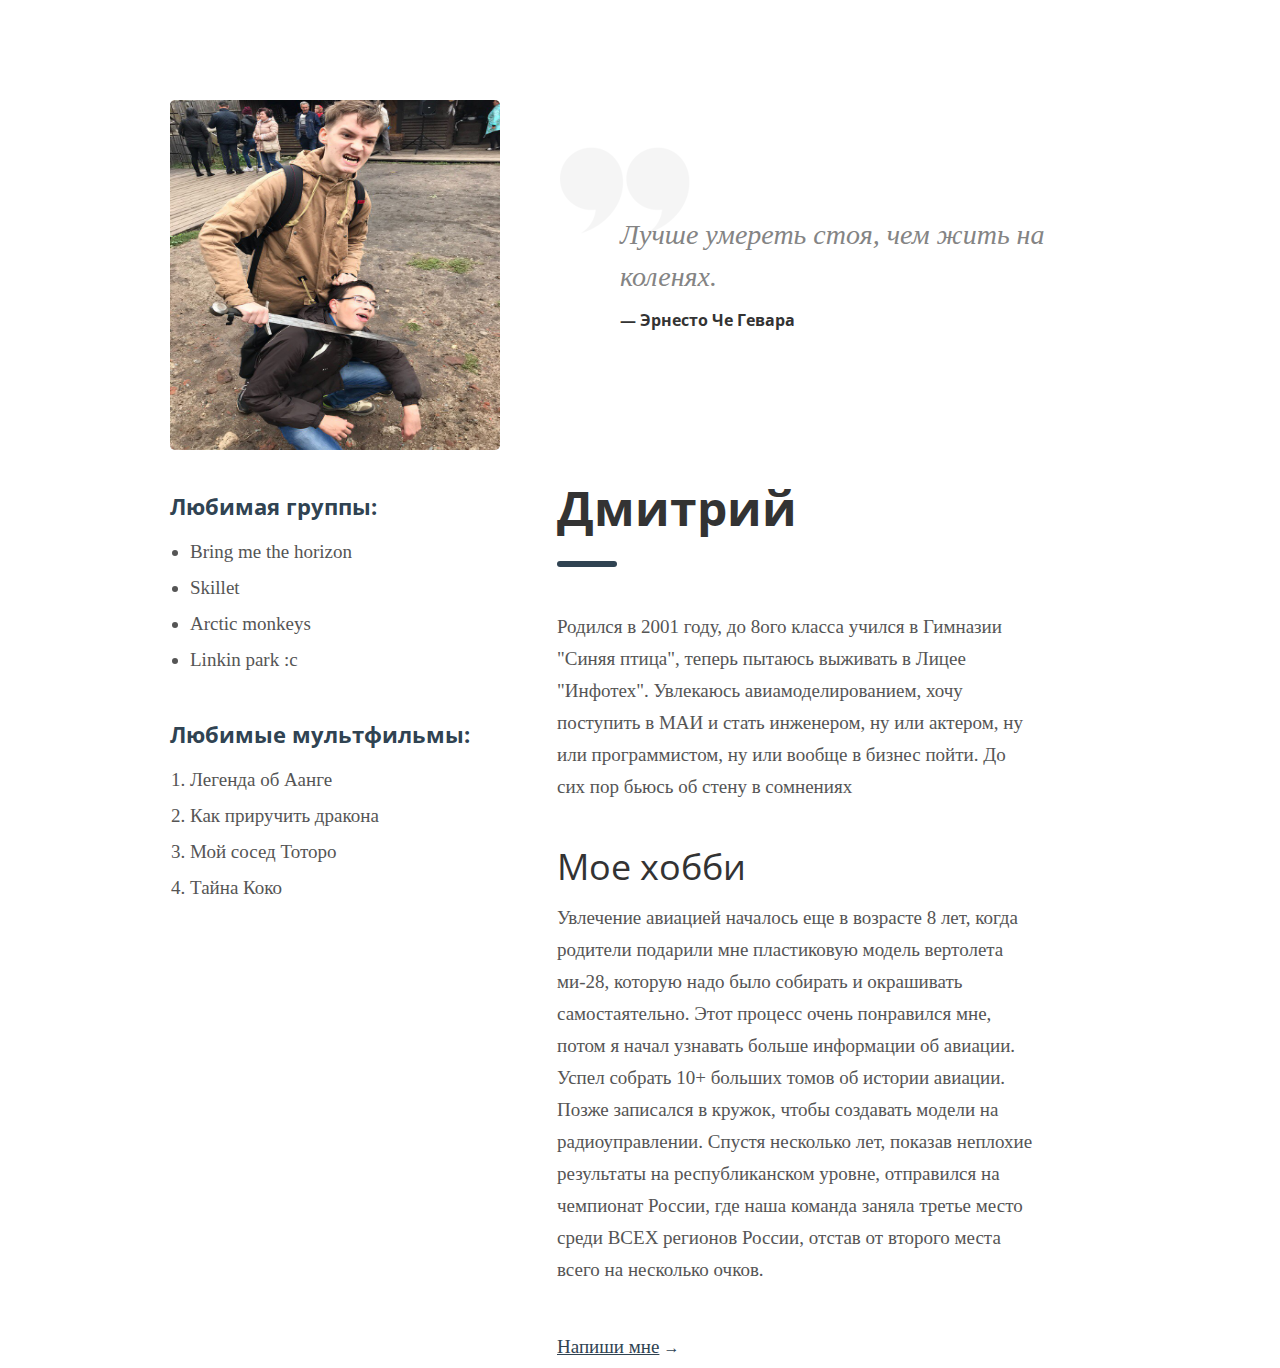
<file: lw2/lw2.html>
<!DOCTYPE html />
<html lang="ru">
  <head>
    <title>
      Первая страница на HTML
    </title>
    <link rel="stylesheet" href="css/style.css" />
    <link href="https://fonts.googleapis.com/css?family=Open+Sans" rel="stylesheet" />
    <meta charset="utf-8"/>
  </head>
    
  <body>
  
          
    <div class="first_part" style="width: 1000px; margin: auto; ">
      <div class="quote">
        <div class="pic">
          <img  src="images/me.jpg"  alt="My_photo" style="width:330px; height:350px; border-radius:5px" />
        </div>
      <div class="words">
	    <img src="images/quotes.png" alt="quotation mark" class="quotmark" />
        <blockquote>
          Лучше умереть стоя, чем жить на коленях.
        </blockquote>
        <div class="person">
          &mdash; Эрнесто Че Гевара 
        </div>
      </div>      
      </div>
    
    <div class="main">
      <div class="sidebar" >
      <div class="nebeite" style="padding-left:10px ">
        <h3>
          Любимая группы:
        </h3>
          <ul class="simple_list">
            <li>Bring me the horizon</li>
            <li>Skillet</li>
            <li>Arctic monkeys</li>
            <li>Linkin park :c</li>
          </ul>
        <h3 style="padding-top: 20px">
          Любимые мультфильмы:
        </h3>
          <ol class="simple_list " >
            <li>Легенда об Аанге</li>
            <li>Как приручить дракона</li>
            <li>Мой сосед Тоторо</li>
            <li>Тайна Коко</li>
          </ol>
      </div>
      </div>      
      <div class="first_info" id="about_me">
        <h1>Дмитрий </h1>
        <div class="rect"></div>
          <p style="padding-top: 25px">
            Родился в 2001 году, до 8ого класса учился в Гимназии 
            "Синяя птица", теперь пытаюсь выживать в Лицее "Инфотех". 
            Увлекаюсь авиамоделированием, хочу поступить в МАИ и 
            стать инженером, ну или актером, ну или программистом, 
            ну или вообще в бизнес пойти. До сих пор бьюсь об 
            стену в сомнениях  
          </p>
        <h2 id="myhobby">Мое хобби</h2>

          <p style="margin-top: -16px">
            Увлечение авиацией началось еще в возрасте 8 лет, когда
            родители подарили мне пластиковую модель вертолета ми-28,
            которую надо было собирать и окрашивать самостаятельно. 
            Этот процесс очень понравился мне, потом я начал узнавать 
            больше информации об авиации. Успел собрать 10+ больших 
            томов об истории авиации. Позже записался в кружок, чтобы 
            создавать модели на радиоуправлении. Спустя несколько лет, 
            показав неплохие результаты на республиканском уровне, 
            отправился на чемпионат России, где наша команда заняла
            третье место среди ВСЕХ регионов России, отстав от второго
            места всего на несколько очков.
          </p>
          
         <div class="hypertome">
             <a class="writeme" href="https://vk.com/id224521899">Напиши мне</a>
             <a class="rarr" href=" https://vk.com/id224521899">&rarr;</a>
         </div>
      </div>
    </div>
	  <div class="space" style="width:100%; height: 5px;"></div>
    </div>
  </body>
</html>
</file>
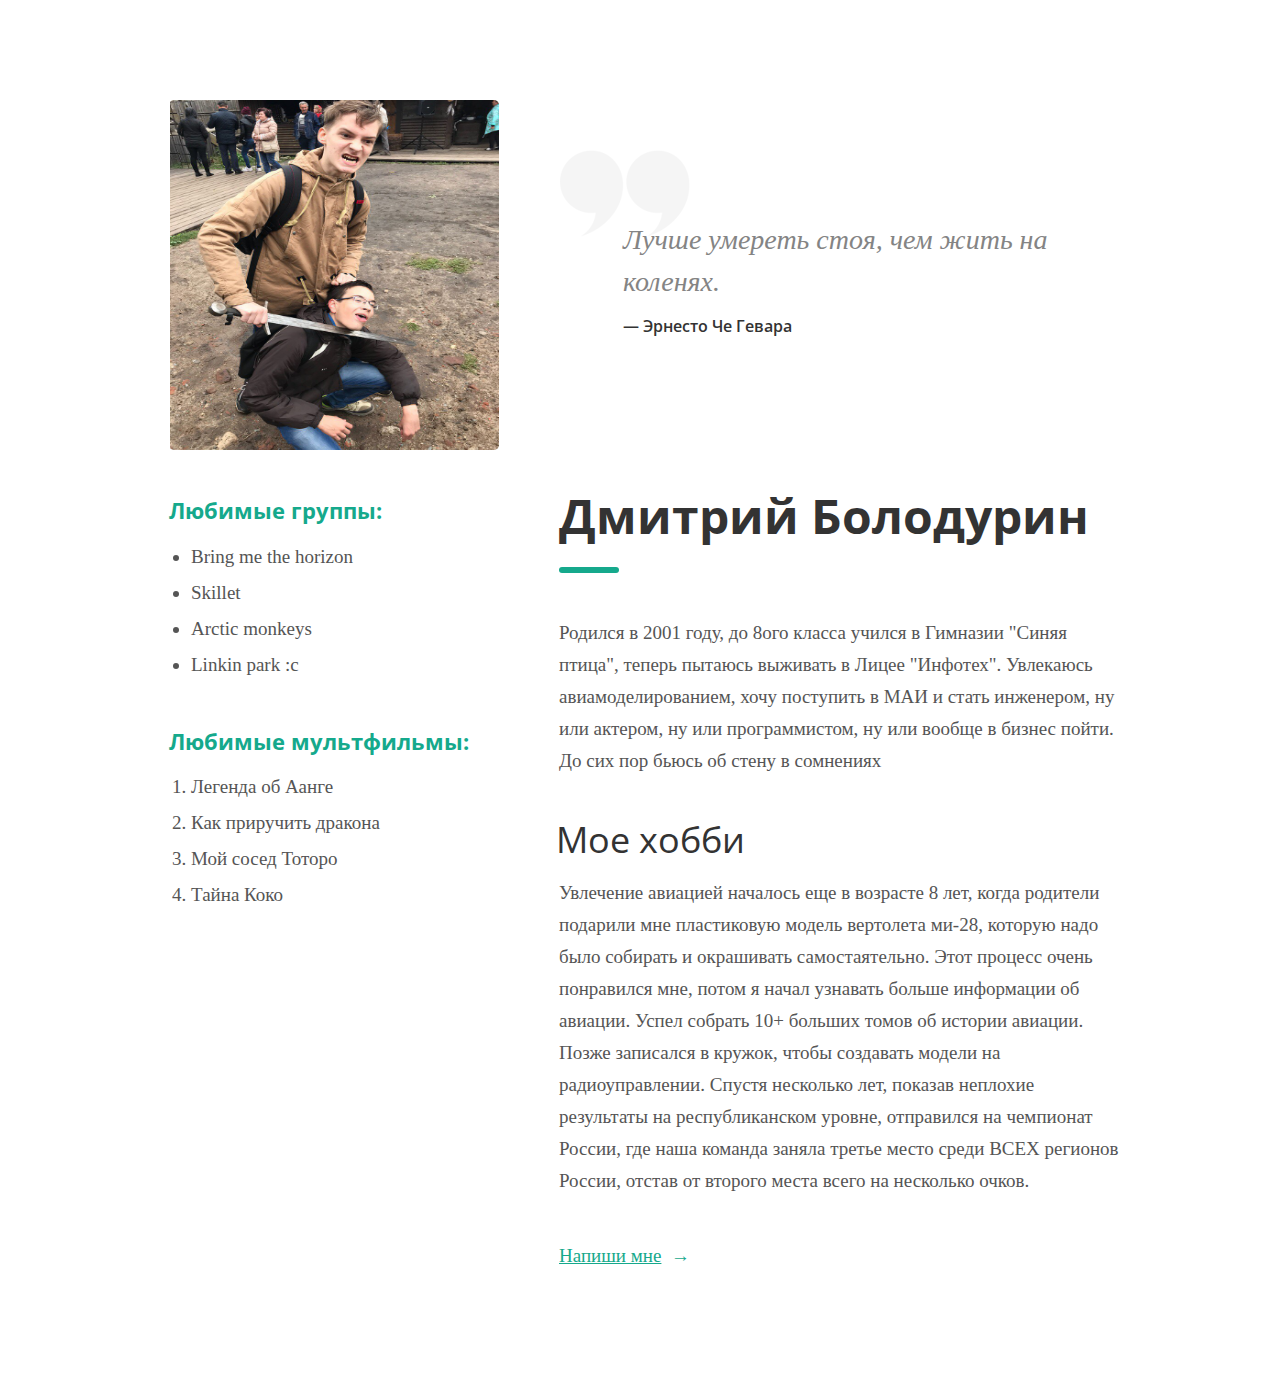
<file: lw3/lw2.html>
<!DOCTYPE html>
<html lang="ru">
  <head>
    <title>
      Первая страница на HTML
    </title>
    <link href="https://fonts.googleapis.com/css?family=Open+Sans" rel="stylesheet" />
    <link rel="stylesheet" href="css/style.css" />
    <meta charset="utf-8"/>
  </head>
  <body>
    <div class="first_part">
      <div class="quote">
        <img  src="images/me.jpg" class ="pic" alt="My_photo" />
        <div class="words">
          <img src="images/quotes.png" alt="quotation mark" class="quotmark" />
          <div class ="text_of_qoute">
            <blockquote>
              Лучше умереть стоя, чем жить на коленях.
            </blockquote>
            <div class="person">
              &mdash; Эрнесто Че Гевара 
            </div>
          </div>
        </div>
      </div>
      <div class="main">
        <div class="sidebar">
          <h1>
            Любимые группы:
          </h1>
          <ul class="simple_list">
            <li>Bring me the horizon</li>
            <li>Skillet</li>
            <li>Arctic monkeys</li>
            <li>Linkin park :c</li>
          </ul>
          <h1 class="mults">
            Любимые мультфильмы:
          </h1>
          <ol class="simple_list " >
            <li>Легенда об Аанге</li>
            <li>Как приручить дракона</li>
            <li>Мой сосед Тоторо</li>
            <li>Тайна Коко</li>
          </ol>
        </div>
        <div class="first_info">
          <h2>
            Дмитрий Болодурин
          </h2>
          <div class="rectangle"></div>
          <p class="born">
            Родился в 2001 году, до 8ого класса учился в Гимназии 
            "Синяя птица", теперь пытаюсь выживать в Лицее "Инфотех". 
            Увлекаюсь авиамоделированием, хочу поступить в МАИ и 
            стать инженером, ну или актером, ну или программистом, 
            ну или вообще в бизнес пойти. До сих пор бьюсь об 
            стену в сомнениях  
          </p>
          <h3>
            Мое хобби
          </h3>
          <p class="hobby">
            Увлечение авиацией началось еще в возрасте 8 лет, когда
            родители подарили мне пластиковую модель вертолета ми-28,
            которую надо было собирать и окрашивать самостаятельно. 
            Этот процесс очень понравился мне, потом я начал узнавать 
            больше информации об авиации. Успел собрать 10+ больших 
            томов об истории авиации. Позже записался в кружок, чтобы 
            создавать модели на радиоуправлении. Спустя несколько лет, 
            показав неплохие результаты на республиканском уровне, 
            отправился на чемпионат России, где наша команда заняла
            третье место среди ВСЕХ регионов России, отстав от второго
            места всего на несколько очков.
          </p>
          <div class="hypertome">
            <a class="writeme" href="https://vk.com/id224521899"><span>Напиши мне</span>&nbsp; &rarr;</a>
          </div>
        </div>
        <div class="clear"></div>
      </div>
    </div>
  </body>
</html>
</file>
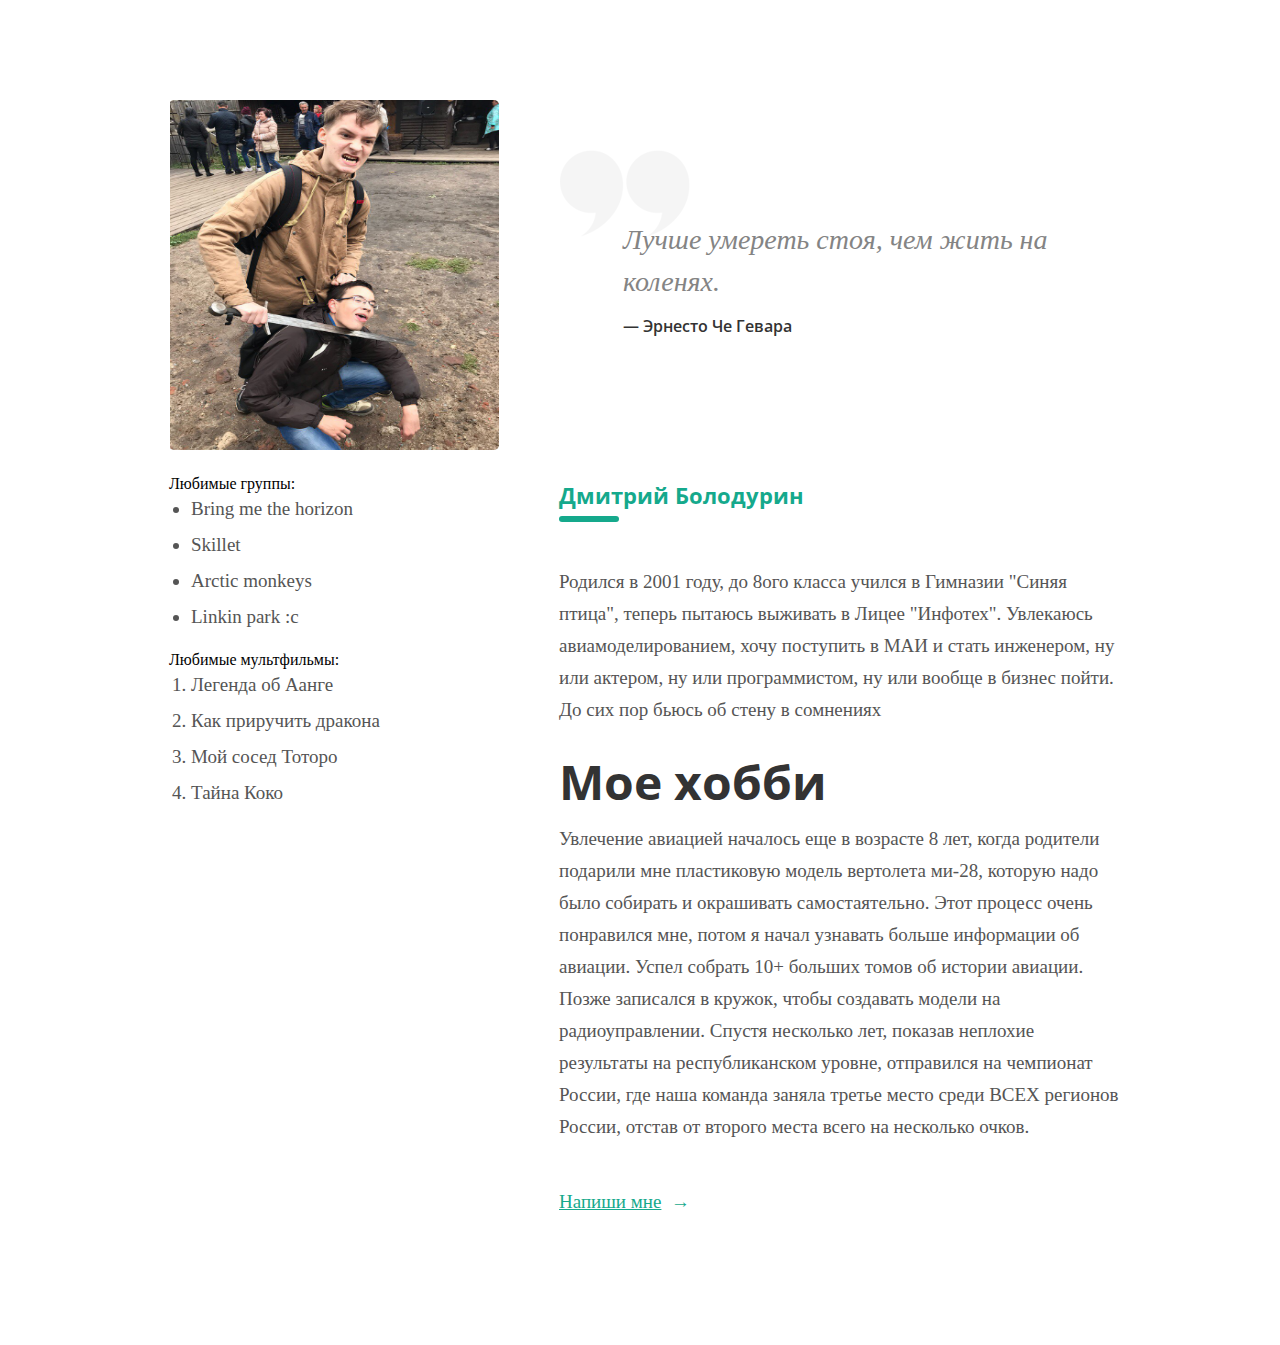
<file: lw3/lw3.html>
<!DOCTYPE html>
<html lang="ru">
  <head>
    <title>
      Первая страница на HTML
    </title>
    <link href="https://fonts.googleapis.com/css?family=Open+Sans" rel="stylesheet" />
    <link rel="stylesheet" href="css/style.css" />
    <meta charset="utf-8"/>
  </head>
  <body>
    <div class="first_part">
      <div class="quote">
        <img  src="images/me.jpg" class ="pic" alt="My_photo" />
        <div class="words">
          <img src="images/quotes.png" alt="quotation mark" class="quotmark" />
          <div class ="text_of_qoute">
            <blockquote>
              Лучше умереть стоя, чем жить на коленях.
            </blockquote>
            <div class="person">
              &mdash; Эрнесто Че Гевара 
            </div>
          </div>
        </div>
      </div>
      <div class="main">
        <div class="sidebar">
          <span>
            Любимые группы:
          </span>
          <ul class="simple_list bands">
            <li>Bring me the horizon</li>
            <li>Skillet</li>
            <li>Arctic monkeys</li>
            <li>Linkin park :c</li>
          </ul>
          <span class="mults">
            Любимые мультфильмы:
          </span>
          <ol class="simple_list" >
            <li>Легенда об Аанге</li>
            <li>Как приручить дракона</li>
            <li>Мой сосед Тоторо</li>
            <li>Тайна Коко</li>
          </ol>
        </div>
        <div class="first_info">
          <h1>
            Дмитрий Болодурин
          </h1>
          <div class="rectangle"></div>
          <p class="born">
            Родился в 2001 году, до 8ого класса учился в Гимназии 
            "Синяя птица", теперь пытаюсь выживать в Лицее "Инфотех". 
            Увлекаюсь авиамоделированием, хочу поступить в МАИ и 
            стать инженером, ну или актером, ну или программистом, 
            ну или вообще в бизнес пойти. До сих пор бьюсь об 
            стену в сомнениях  
          </p>
          <h2>
            Мое хобби
          </h2>
          <p class="hobby">
            Увлечение авиацией началось еще в возрасте 8 лет, когда
            родители подарили мне пластиковую модель вертолета ми-28,
            которую надо было собирать и окрашивать самостаятельно. 
            Этот процесс очень понравился мне, потом я начал узнавать 
            больше информации об авиации. Успел собрать 10+ больших 
            томов об истории авиации. Позже записался в кружок, чтобы 
            создавать модели на радиоуправлении. Спустя несколько лет, 
            показав неплохие результаты на республиканском уровне, 
            отправился на чемпионат России, где наша команда заняла
            третье место среди ВСЕХ регионов России, отстав от второго
            места всего на несколько очков.
          </p>
          <div class="hypertome">
            <a class="writeme" href="https://vk.com/id224521899"><span>Напиши мне</span>&nbsp; &rarr;</a>
          </div>
        </div>
        <div class="clear"></div>
      </div>
    </div>
  </body>
</html>
</file>
<file: lw2/css/style.css>
body
{
    padding: 0;
    margin: 0;
    background-color: #ffff;
}

.first_part
{
   	padding-top:100px;
}
a:active, a:focus 
{
    outline: none;
}

input, textarea 
{
    outline:none;
}

input:active, textarea:active 
{
    outline:none;
}

:focus 
{
    outline:none;
}

textarea
{
    resize:none;
}

textarea 
{
    resize:vertical;
}

textarea 
{
    resize:horizontal;
}


h1
{
    text-align: left;
    color: #333333;
    font: bold 48px/ 42px "Open sans";
}

h2
{
    color: #333333;
    font: 400 36px/ 42px "Open sans";
    padding-top: 13px; 
}
blockquote
{
    color: rgb(132,132,132);
    font: italic 28px/ 42px "Georgia";
	margin-left: -20px;
	margin-top:-20px;
}

.quotmark
{
	margin-top:55px;
	margin-left:-80px;
}

.pic, .words
{
    float:left;
    width: 50%; 
    margin: 0 auto;
}
.words
{
	float:right;
    text-align: left;
    margin-top: -8px; 
	
}

.quote
{
    margin:0 auto;
    width: 940px;
    z-index: 2;
    position: relative;
    overflow: hidden;
}

.person
{
    font:bold 16px/ 42px "Open Sans";
    color: rgb(51,51,51);
    margin-top: -27px;
	margin-left: -20px;
}

.main
{
    width: 960px;
    margin: 0 auto;
    text-align: left;
	padding-top: 5px;
}
.rect
{
    width: 60px;
    height: 6px;
    border-radius: 3px;
    background-color: #304352; 
}
.sidebar, .first_info
{
    float:left;
    width: 50%; 
    margin: auto;
}
ol, ul
{
    padding-left:40px;
}

.first_info
{
    margin-left: -83px;
}
p
{
    color: #555555;
    font: 19px/ 32px "georgia";
}

.simple_list
{
    margin-top:-10px;
}

.sidebar
{
    padding-top: 15px;
}

h3
{
    color: #304352;
    font:700 22px/ 32px "open sans";
    margin-top: 20px;
}

li
{
    color: #555555;
    font: 19px/ 36px "georgia";
    margin-left: -20px;
}

.hypertome
{
    margin-top: 45px;
}
.writeme
{
    color: #304352;
    font: 400 19px/ 32px "Georgia";
}

.hypertome a:hover
{
    color: #1f8ca2;
    transition: .4s;
}

.rarr
{
    text-decoration: none;
    color: #304352;
}


.space
{
    clear: both; 
    width: 1000px;
    height: 50px;
}
</file>
<file: lw3/css/style.css>
/* #15a98c */
body
{
    padding: 0;
    margin: 0;
    background-color: #ffff;
}

.first_part
{
    padding-top: 100px;
    width: 960px;
    margin: auto;
    padding-bottom: 127px;
}

a:active, a:focus 
{
    outline: none;
}

input, textarea 
{
    outline:none;
}

input:active, textarea:active 
{
    outline:none;
}

textarea:focus 
{
    outline:none;
}

textarea
{
    resize:none;
}

textarea 
{
    resize:vertical;
}

textarea 
{
    resize:horizontal;
}

.pic
{
    width:330px;
    height:350px;
    border-radius:5px;
    margin-left: -1px;
}

.words
{
    width: 600px;
    float:right;
}

blockquote
{
    color: #848484;
    font: italic 28px/ 42px "Georgia";
}

.quotmark
{
    margin-top:50px;
    padding-left: 50px;
}

.quote
{
    margin:0 auto;
    width: 940px;
    z-index: 2;
    position: relative;
    overflow: hidden;
}

.text_of_qoute
{
    margin-top: -50px;
    padding-left: 73px;
}

.person
{
    font:600 16px/ 42px "Open Sans";
    color: #333;
    margin-top: -26px;
    padding-left: 40px;
}

.main
{
    width: 960px;   
    margin: 0 auto;
    text-align: left;
    padding-top: 6px;
}
 
.simple_list
{
    margin-top:-2px;
}

h1
{
    color: #15a98c;
    font:700 22px/ 32px "open sans";
    margin-top: 19px;
}

li
{
    color: #555555;
    font: 19px/ 36px "georgia";
    margin-left: -18px;
}

.sidebar
{
    padding-top: 15px;
    width: 390px;
    padding-left: 9px;
}

.mults
{
    margin-top:42px;
}

.first_info
{
    width: 560px;
    text-align: left;
}

.sidebar, .first_info
{
    float:left;
    
}

ol, ul
{
    padding-left:40px;
}

h2
{
    text-align: left;
    color: #333;
    font: 700 48px/ 42px "Open sans";
    margin-top: 35px;
}

.rectangle
{
    width: 60px;
    height: 6px;
    border-radius: 3px;
    background-color: #15a98c;
    margin-top: -10px;
}

p
{
    color: #555555;
    font: 19px/ 32px "georgia";
}

.born
{
    padding-top: 25px;
}

h3
{
    color: #333;
    font: 400 36px/ 42px "Open sans";
    padding-top: 6px; 
    margin-left: -3px;/*Небольшая подгонка*/
}

.hobby
{
    margin-top: -20px;
}

.hypertome
{
    margin-top: 43px;
}

.writeme
{
    color: #15a98c;
    font: 400 19px/ 32px "Georgia";
    text-decoration: none;
}

.writeme span
{
    text-decoration: underline;
}

.clear
{
    clear: both;
}
</file>
